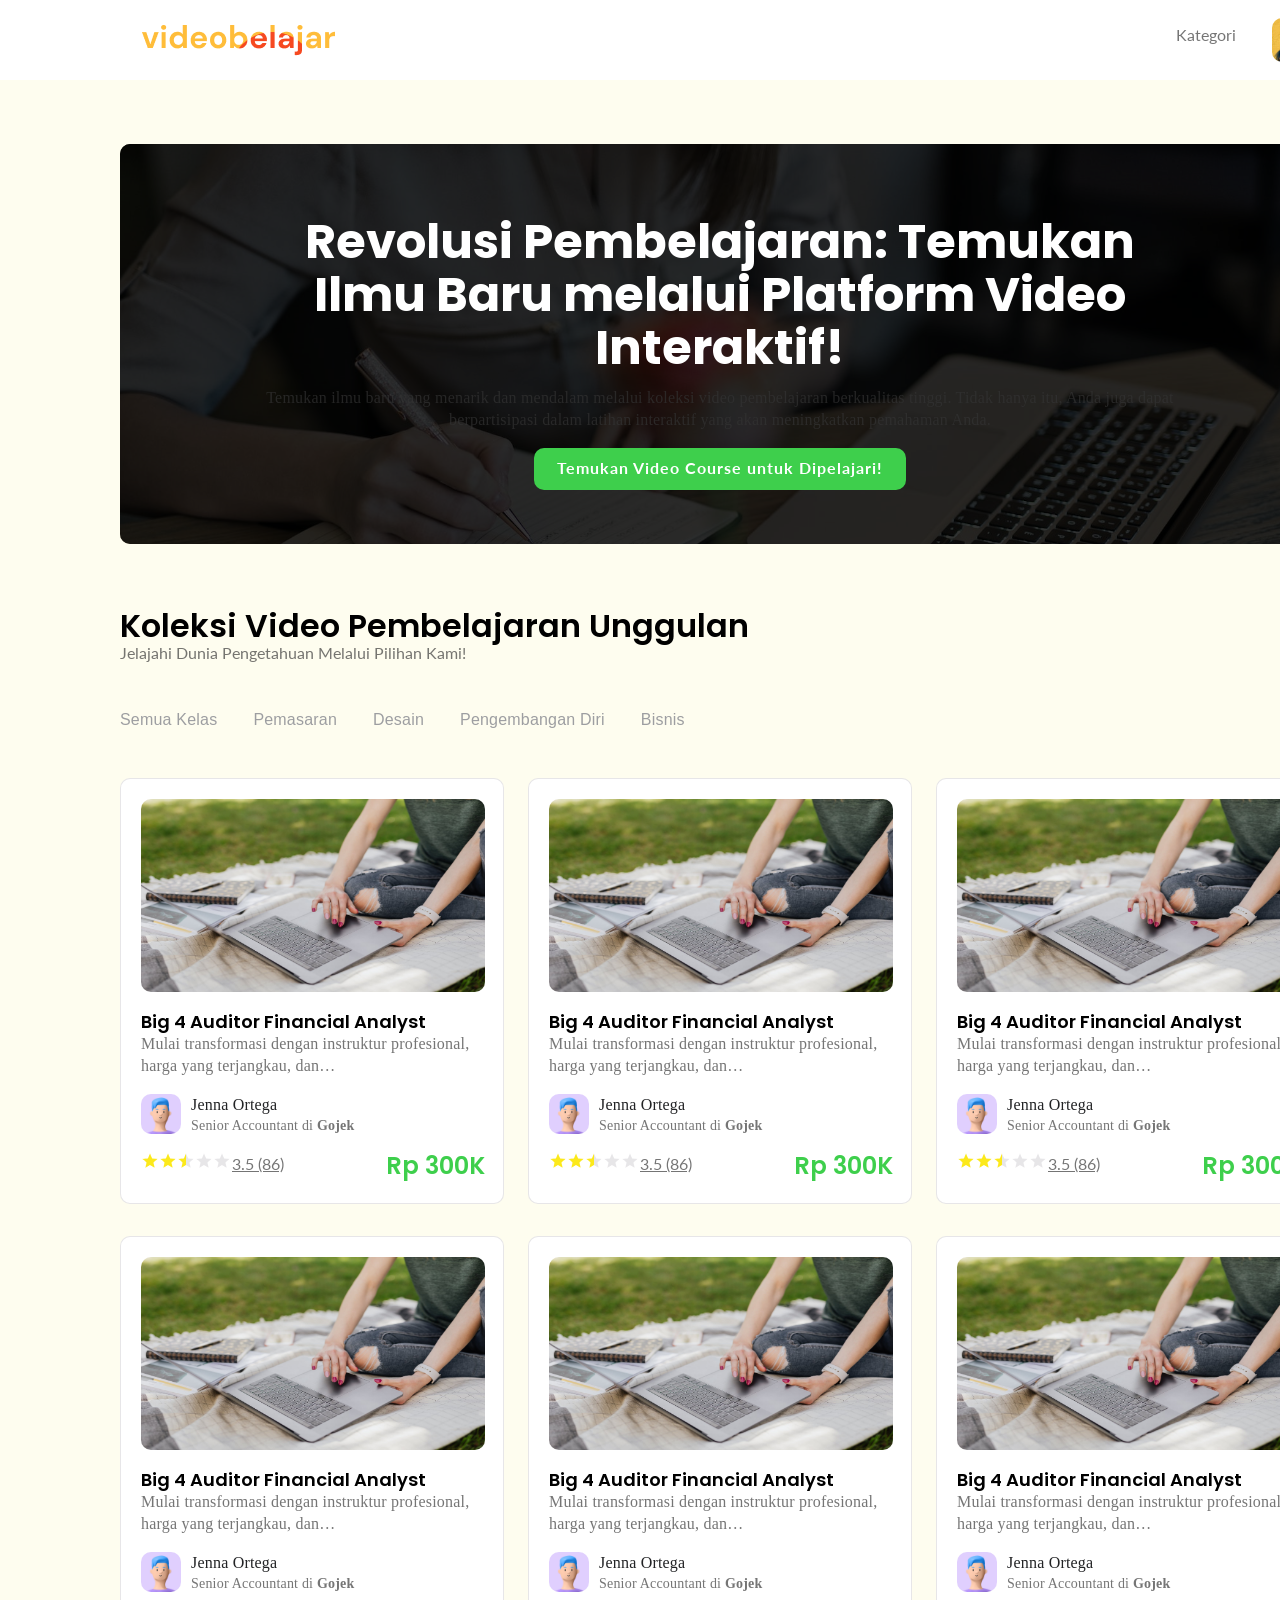
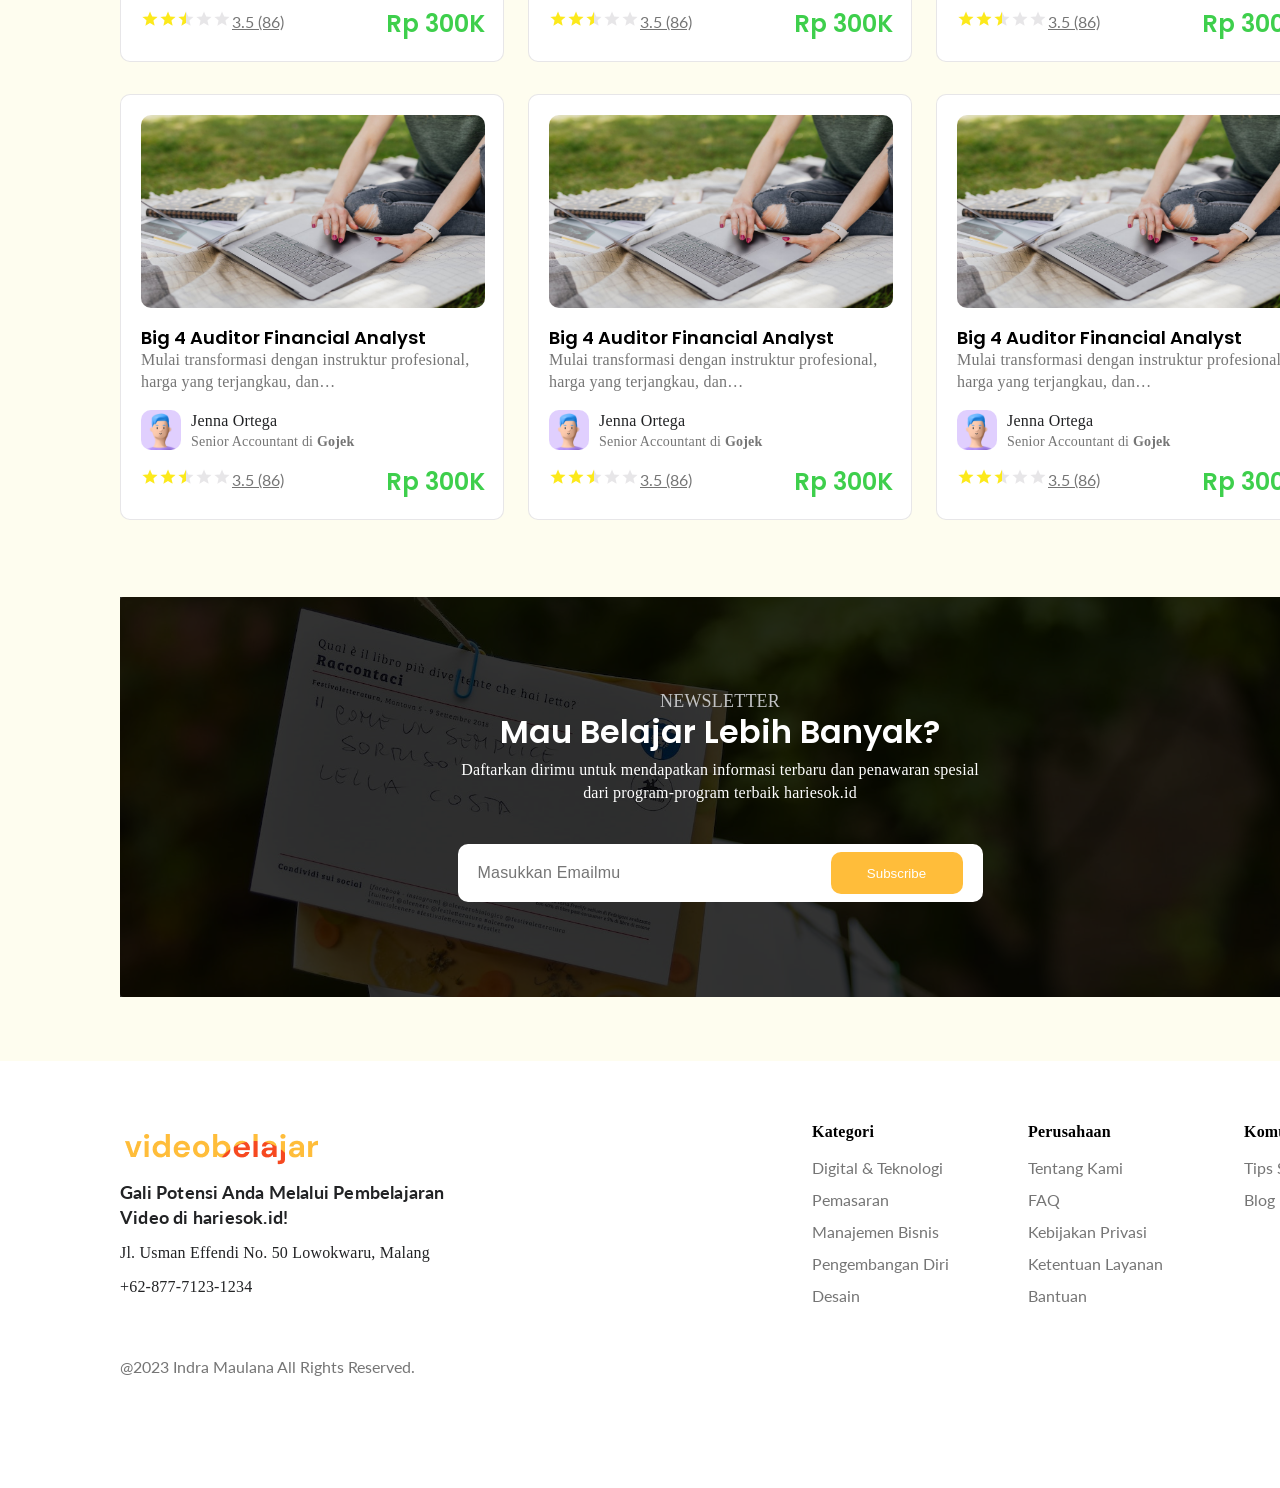
<file: pages/index.html>
<!DOCTYPE html>
    <html lang="id">
    <head>
    <meta charset="UTF-8">
    <meta name="viewport" content="width=device-width, initial-scale=1">
    <title>videobelajar - Beranda</title>
    <link rel="stylesheet" href="../styles/main.css">
    <link rel="stylesheet" href="../styles/index.css">
    </head>
    <body>

    <header class="header">
    <div class="container">
        <img class="logo" src="..//assets/Logo.png" alt="logo">
        <nav class="nav"><a href="#">Kategori</a><img class="avatar" src="../assets/avatar.png" alt="avatar"></nav>
    </div>
    </header>

    <main class="contained">
    <section class="hero">
        <div class="hero-content">
        <h1 class="heading-1">Revolusi Pembelajaran: Temukan Ilmu Baru melalui Platform Video Interaktif!</h1>
        <p class="body-medium-medium">Temukan ilmu baru yang menarik dan mendalam melalui koleksi video pembelajaran berkualitas tinggi. Tidak hanya itu, Anda juga dapat berpartisipasi dalam latihan interaktif yang akan meningkatkan pemahaman Anda.</p>
        <a href="#koleksi"><button class="btn-primary-contained"> Temukan Video Course untuk Dipelajari!</button></a>
        </div>
    </section>

    <section class="collection" id="koleksi">
        <h3 class="heading-3">Koleksi Video Pembelajaran Unggulan</h3>
        <p class="sub">Jelajahi Dunia Pengetahuan Melalui Pilihan Kami!</p>
        <div class="tabs" role="tablist">
        <button class="tab active" role="tab">Semua Kelas</button>
        <button class="tab" role="tab">Pemasaran</button>
        <button class="tab" role="tab">Desain</button>
        <button class="tab" role="tab">Pengembangan Diri</button>
        <button class="tab" role="tab">Bisnis</button>
        </div>

        <div class="grid-1" id="grid">
            <article class="card">               
            <div class="thumb"><img class="img-card" src="../assets/card-1.jpg" alt=""></div>
            <h6 class="heading-6">Big 4 Auditor Financial Analyst</h6>
            <p class="body-medium-medium">Mulai transformasi dengan instruktur profesional, harga yang terjangkau, dan…</p>
            <div class="mentor"><div class="pic" ><img src="../assets/pic-1.png" alt=""></div>
                <div class="despic"><div class="body-medium-medium">Jenna Ortega</div><div class="body-small-regular">Senior Accountant di <b>Gojek</b></div></div></div>
            <div class="meta">
                <div class="rating"><img src="../assets/Rating.png" alt=""><u>3.5 (86)</u></div>
                <span class="heading-4">Rp 300K</span>
                </div>
            </article>

            <article class="card">               
            <div class="thumb"><img class="img-card" src="../assets/card-1.jpg" alt=""></div>
            <h6 class="heading-6">Big 4 Auditor Financial Analyst</h6>
            <p class="body-medium-medium">Mulai transformasi dengan instruktur profesional, harga yang terjangkau, dan…</p>
            <div class="mentor"><div class="pic" ><img src="../assets/pic-1.png" alt=""></div>
                <div class="despic"><div class="body-medium-medium">Jenna Ortega</div><div class="body-small-regular">Senior Accountant di <b>Gojek</b></div></div></div>
            <div class="meta">
                <div class="rating"><img src="../assets/Rating.png" alt=""><u>3.5 (86)</u></div>
                <span class="heading-4">Rp 300K</span>
                </div>
            </article>

            <article class="card">               
            <div class="thumb"><img class="img-card" src="../assets/card-1.jpg" alt=""></div>
            <h6 class="heading-6">Big 4 Auditor Financial Analyst</h6>
            <p class="body-medium-medium">Mulai transformasi dengan instruktur profesional, harga yang terjangkau, dan…</p>
            <div class="mentor"><div class="pic" ><img src="../assets/pic-1.png" alt=""></div>
                <div class="despic"><div class="body-medium-medium">Jenna Ortega</div><div class="body-small-regular">Senior Accountant di <b>Gojek</b></div></div></div>
            <div class="meta">
                <div class="rating"><img src="../assets/Rating.png" alt=""><u>3.5 (86)</u></div>
                <span class="heading-4">Rp 300K</span>
                </div>
            </article>

            
        </div>

        <div class="grid-1" id="grid">
            <article class="card">               
            <div class="thumb"><img class="img-card" src="../assets/card-1.jpg" alt=""></div>
            <h6 class="heading-6">Big 4 Auditor Financial Analyst</h6>
            <p class="body-medium-medium">Mulai transformasi dengan instruktur profesional, harga yang terjangkau, dan…</p>
            <div class="mentor"><div class="pic" ><img src="../assets/pic-1.png" alt=""></div>
                <div class="despic"><div class="body-medium-medium">Jenna Ortega</div><div class="body-small-regular">Senior Accountant di <b>Gojek</b></div></div></div>
            <div class="meta">
                <div class="rating"><img src="../assets/Rating.png" alt=""><u>3.5 (86)</u></div>
                <span class="heading-4">Rp 300K</span>
                </div>
            </article>

            <article class="card">               
            <div class="thumb"><img class="img-card" src="../assets/card-1.jpg" alt=""></div>
            <h6 class="heading-6">Big 4 Auditor Financial Analyst</h6>
            <p class="body-medium-medium">Mulai transformasi dengan instruktur profesional, harga yang terjangkau, dan…</p>
            <div class="mentor"><div class="pic" ><img src="../assets/pic-1.png" alt=""></div>
                <div class="despic"><div class="body-medium-medium">Jenna Ortega</div><div class="body-small-regular">Senior Accountant di <b>Gojek</b></div></div></div>
            <div class="meta">
                <div class="rating"><img src="../assets/Rating.png" alt=""><u>3.5 (86)</u></div>
                <span class="heading-4">Rp 300K</span>
                </div>
            </article>

            <article class="card">               
            <div class="thumb"><img class="img-card" src="../assets/card-1.jpg" alt=""></div>
            <h6 class="heading-6">Big 4 Auditor Financial Analyst</h6>
            <p class="body-medium-medium">Mulai transformasi dengan instruktur profesional, harga yang terjangkau, dan…</p>
            <div class="mentor"><div class="pic" ><img src="../assets/pic-1.png" alt=""></div>
                <div class="despic"><div class="body-medium-medium">Jenna Ortega</div><div class="body-small-regular">Senior Accountant di <b>Gojek</b></div></div></div>
            <div class="meta">
                <div class="rating"><img src="../assets/Rating.png" alt=""><u>3.5 (86)</u></div>
                <span class="heading-4">Rp 300K</span>
                </div>
            </article>

            
        </div>

        <div class="grid-1" id="grid">
            <article class="card">               
            <div class="thumb"><img class="img-card" src="../assets/card-1.jpg" alt=""></div>
            <h6 class="heading-6">Big 4 Auditor Financial Analyst</h6>
            <p class="body-medium-medium">Mulai transformasi dengan instruktur profesional, harga yang terjangkau, dan…</p>
            <div class="mentor"><div class="pic" ><img src="../assets/pic-1.png" alt=""></div>
                <div class="despic"><div class="body-medium-medium">Jenna Ortega</div><div class="body-small-regular">Senior Accountant di <b>Gojek</b></div></div></div>
            <div class="meta">
                <div class="rating"><img src="../assets/Rating.png" alt=""><u>3.5 (86)</u></div>
                <span class="heading-4">Rp 300K</span>
                </div>
            </article>

            <article class="card">               
            <div class="thumb"><img class="img-card" src="../assets/card-1.jpg" alt=""></div>
            <h6 class="heading-6">Big 4 Auditor Financial Analyst</h6>
            <p class="body-medium-medium">Mulai transformasi dengan instruktur profesional, harga yang terjangkau, dan…</p>
            <div class="mentor"><div class="pic" ><img src="../assets/pic-1.png" alt=""></div>
                <div class="despic"><div class="body-medium-medium">Jenna Ortega</div><div class="body-small-regular">Senior Accountant di <b>Gojek</b></div></div></div>
            <div class="meta">
                <div class="rating"><img src="../assets/Rating.png" alt=""><u>3.5 (86)</u></div>
                <span class="heading-4">Rp 300K</span>
                </div>
            </article>

            <article class="card">               
            <div class="thumb"><img class="img-card" src="../assets/card-1.jpg" alt=""></div>
            <h6 class="heading-6">Big 4 Auditor Financial Analyst</h6>
            <p class="body-medium-medium">Mulai transformasi dengan instruktur profesional, harga yang terjangkau, dan…</p>
            <div class="mentor"><div class="pic" ><img src="../assets/pic-1.png" alt=""></div>
                <div class="despic"><div class="body-medium-medium">Jenna Ortega</div><div class="body-small-regular">Senior Accountant di <b>Gojek</b></div></div></div>
            <div class="meta">
                <div class="rating"><img src="../assets/Rating.png" alt=""><u>3.5 (86)</u></div>
                <span class="heading-4">Rp 300K</span>
                </div>
            </article>

            
        </div>


    </section>

    <section class="newsletter">
        <div class="newsletter-content">
        <small class="body-large-medium">NEWSLETTER</small>
        <h3 class="heading-3">Mau Belajar Lebih Banyak?</h3>
        <p class="body-medium-regular">Daftarkan dirimu untuk mendapatkan informasi terbaru dan penawaran spesial dari program-program terbaik hariesok.id</p>
        <form class="form" onsubmit="return false">
        <input class="email" type="email" placeholder="Masukkan Emailmu" aria-label="Email">
        <button class="btn-secondary-contained" type="submit">Subscribe</button>
        </form>
        </div>
    </section>
    </main>

    <footer class="footer">
    <div class="container">
        <div class="footer-top">
            <div class="brand">
                <img class="logo-infooter" src="../assets/logo-footer.png" alt="">
                <p class="body-large-bold">Gali Potensi Anda Melalui Pembelajaran Video di hariesok.id!</p>
                <p class="body-medium-regular">Jl. Usman Effendi No. 50 Lowokwaru, Malang</p>
                <p class="body-medium-regular">+62-877-7123-1234</p>
            </div>
            <div class="cols">
                <div class="col"><h5 class="body-medium-bold">Kategori</h5><a href="#">Digital &amp; Teknologi</a><a href="#">Pemasaran</a><a href="#">Manajemen Bisnis</a><a href="#">Pengembangan Diri</a><a href="#">Desain</a></div>
                <div class="col"><h5 class="body-medium-bold">Perusahaan</h5><a href="#">Tentang Kami</a><a href="#">FAQ</a><a href="#">Kebijakan Privasi</a><a href="#">Ketentuan Layanan</a><a href="#">Bantuan</a></div>
                <div class="col"><h5 class="body-medium-bold">Komunitas</h5><a href="#">Tips Sukses</a><a href="#">Blog</a></div>
            </div>
            </div>
            <div class="footer-bottom">
            <span>@2023 Indra Maulana All Rights Reserved.</span>
            <div class="social">
                <a href="#" aria-label="LinkedIn">in</a><a href="#" aria-label="Facebook">f</a><a href="#" aria-label="Instagram">ig</a><a href="#" aria-label="Twitter">tw</a>
            </div>
        </div>
    </div>
    </footer>
    </body>
    </html>
</file>
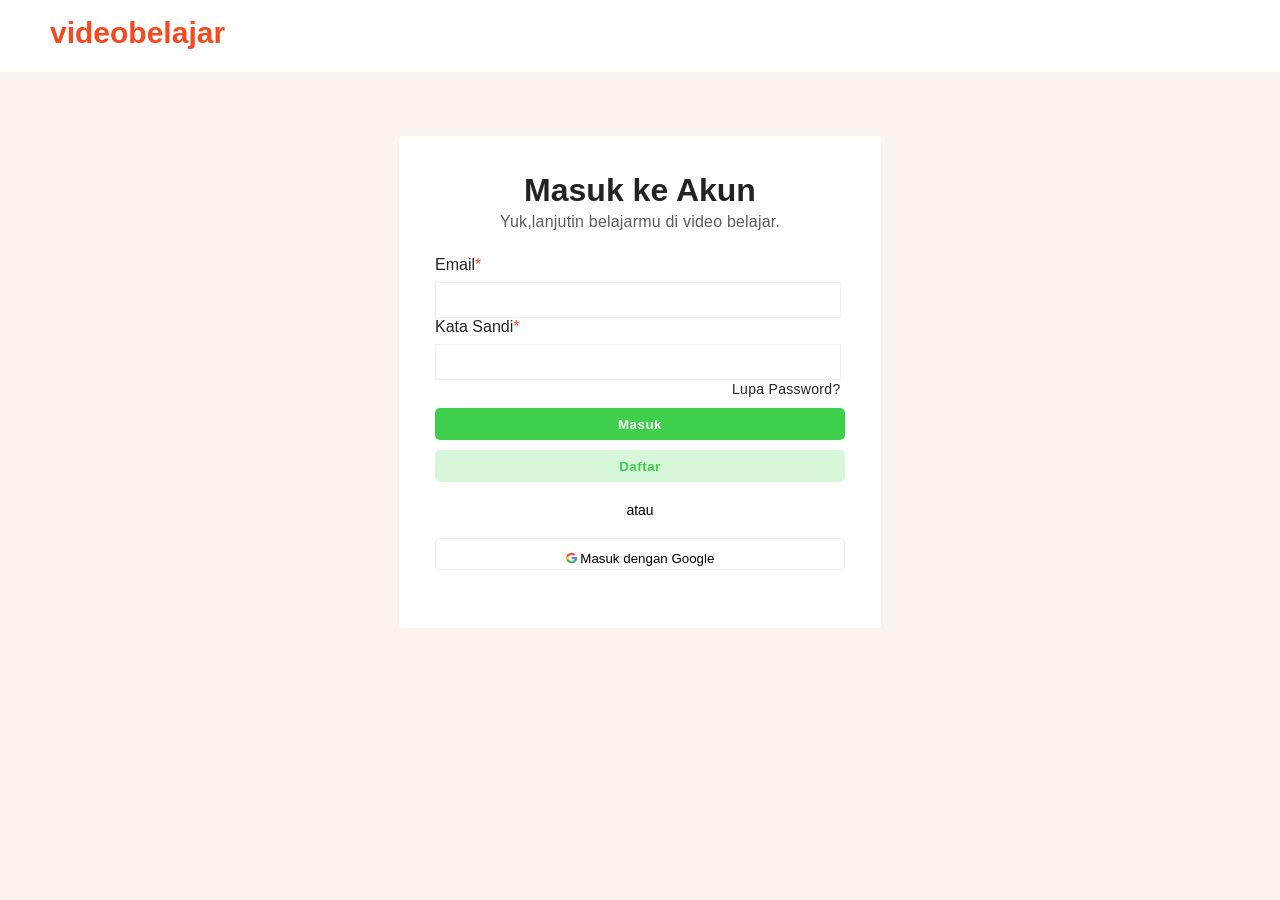
<file: login.html>
<!DOCTYPE html>
<html lang="en">
<head>
    <meta charset="UTF-8">
    <meta name="viewport" content="width=device-width, initial-scale=1.0">
    <link rel="stylesheet" href="login.css">
    <title>Video Belajar</title>
</head>
<body>
    <header>
        <div class="logo">
            <span>videobelajar</span>
        </div>
    </header>

    <main>
        <div class="card">
            <h5>Masuk ke Akun</h5>
            <p class="subtitle">Yuk,lanjutin belajarmu di video belajar.</p>
        

        <form id="loginform">
            <div class="field">
                <label for="email">Email<span class="bintang">*</span></label>
                <input type="email" id="email" name="email" required placeholder="">
            </div>

            <div class="field">
                <label for="password">Kata Sandi<span class="bintang">*</span></label>
                <input type="password"  id="password" nama="password">
            </div>

            <div class="forgot">
                <a href="#lupa_password">Lupa Password?</a>
            </div>

            <button type="submit" class="btn btn-primary">Masuk</button>
            <button type="button" class="btn btn-secondary" id="daftarBtn">Daftar</button>

            <div class="divider">atau</div>

            <button type="button" class="btn-google">
                <span class="wrapper-google">
                <img src="pngwing.com.png" alt="google.com">
                </span>
                <span class="masuk-google">Masuk dengan Google</span>
            </button>      
        </form>
    </div>
    </main>
</body>
</html>
</file>
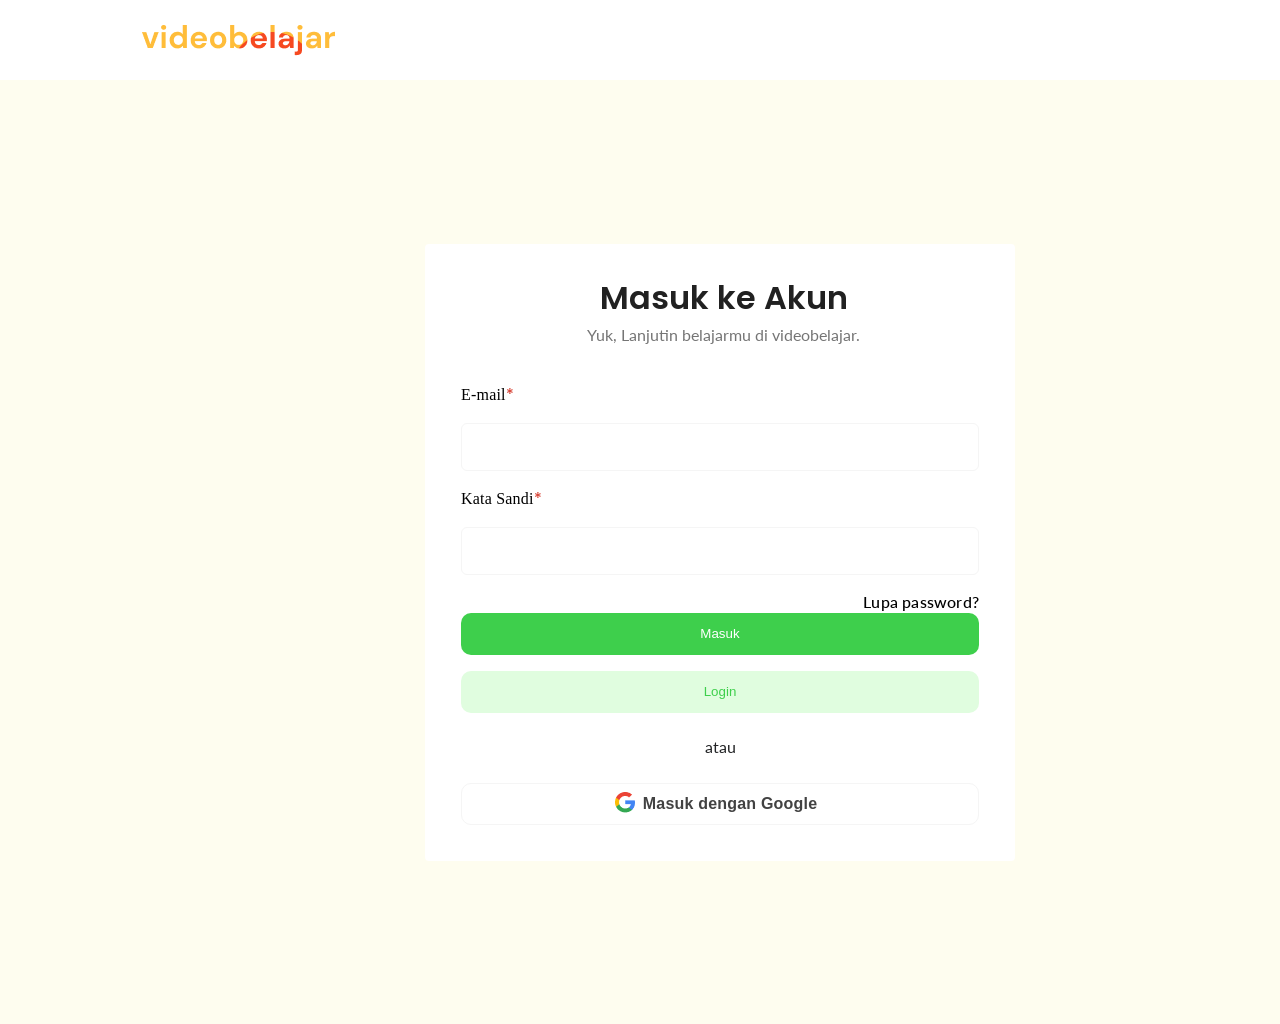
<file: pages/login.html>
<!DOCTYPE html>
<html lang="en">
<head>
    <meta charset="UTF-8">
    <meta name="viewport" content="width=device-width, initial-scale=1.0">
    <link rel="stylesheet" href="../styles/main.css">
    <link rel="stylesheet" href="../styles/login.css">
    <title>VideBelajar</title>
</head>
<body>
    <nav>
        <img src="../assets/Logo.png" alt="logo video belajar">
    </nav>
    <main>
        <div class="login">
            <div class="judullogin">
                <h3 class="heading-3">Masuk ke Akun</h3>
                <p>Yuk, Lanjutin belajarmu di videobelajar.</p>
            </div>
            <div class="formlogin">
                <div class="input">
                <label for="email" class="body-medium-regular">E-mail<span>*</span></label>
                <input type="email" id="email" class="email" placeholder="">

                <label for="password" class="body-medium-regular">Kata Sandi<span>*</span></label>
                <input type="password" id="password" class="password" placeholder="">
                
                <a class="divider">Lupa password?</a>
                </div>
                <div class="btn">
                    <button type="submit" onclick="alert('halo')" class="btn-primary-contained">Masuk</button>
                    <button type="button" formaction="index.html" class="btn-primary-shadow">Login</button>
                </div>

                
                <p class="atau">atau</p>

                <button class="btn-google">
                    <img src="../assets/logos_google-icon.png" alt="logo-google">
                    <p class="text-google">Masuk dengan Google</p>
                </button>
            </div>
        </div>
    </div>
    </main>
</body>
</html>
</file>
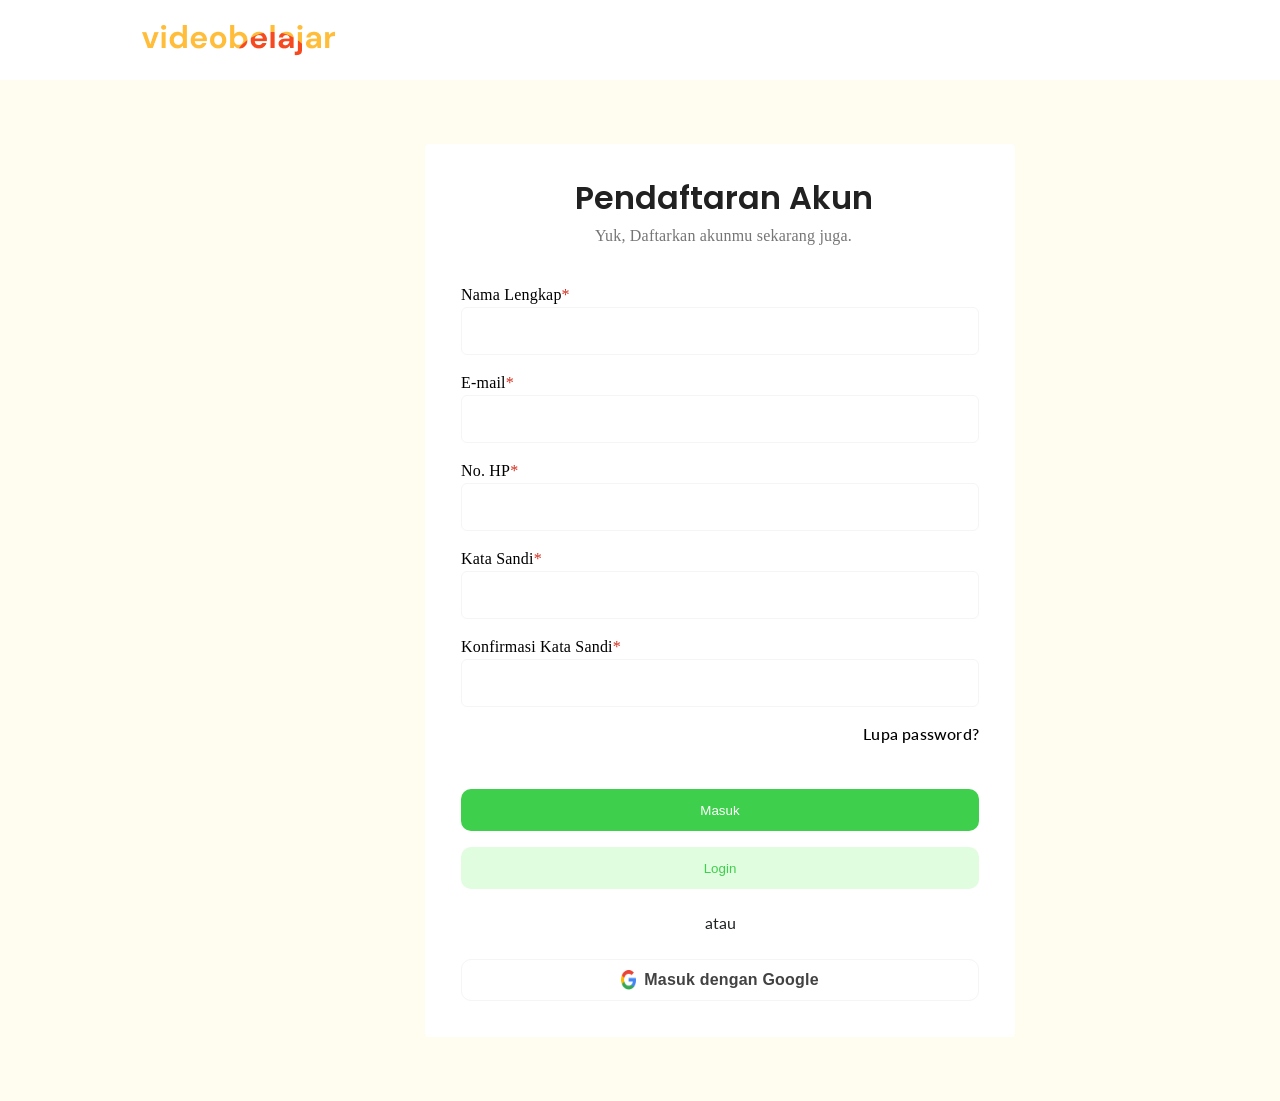
<file: pages/register.html>
<!DOCTYPE html>
<html lang="en">
<head>
    <meta charset="UTF-8">
    <meta name="viewport" content="width=device-width, initial-scale=1.0">
    <link rel="stylesheet" href="../styles/main.css">
    <link rel="stylesheet" href="../styles/register.css">
    <title>VideoBelajar</title>
</head>
<body>
    <nav>
        <img src="../assets/Logo.png" alt="logo video belajar">
    </nav>
    <main>
        <div class="login">
            <div class="judullogin">
                <h3 class="heading-3">Pendaftaran Akun</h3>
                <p class="body-medium-regular">Yuk, Daftarkan akunmu sekarang juga.</p>
            </div>
            <div class="formlogin">
                <div class="input">
                    <label for="name" class="body-medium-regular">Nama Lengkap<span>*</span></label>
                    <input type="text" id="name" class="name" placeholder="">

                    <label for="email" class="body-medium-regular">E-mail<span>*</span></label>
                    <input type="email" id="email" class="email" placeholder="">
                    
                    <label for="gender" id="gender" class="body-medium-regular">Jenis Kelamin<span>*</span></label>
                    <select id="gender" name="gender" class="gender"><option value="Wanita">Wanita</option><option value="Pria">Pria</option></select>
                    
                    <label for="number" class="body-medium-regular">No. HP<span>*</span></label>
                    <input type="number" id="number" class="number" placeholder="">

                    <label for="password" class="body-medium-regular">Kata Sandi<span>*</span></label>
                    <input type="password" id="password" class="password" placeholder="">

                    <label for="confirm-password" class="body-medium-regular">Konfirmasi Kata Sandi<span>*</span></label>
                    <input type="password" id="confirm-password" class="confirm-password" placeholder="">
                    
                    <a class="divider">Lupa password?</a>
                </div>

                <div class="btn">
                    <button class="btn-primary-contained">Masuk</button>
                    <button class="btn-primary-shadow">Login</button>
                </div>

                
                <p class="atau">atau</p>

                <button class="btn-google">
                    <img src="../assets/logos_google-icon.png" alt="logo-google">
                    <p class="text-google">Masuk dengan Google</p>
                </button>
            </div>
        </div>
    </div>
    </main>
</body>
</html>
</file>
<file: styles/main.css>
@import url('https://fonts.googleapis.com/css2?family=Lato:ital,wght@0,100;0,300;0,400;0,700;0,900;1,100;1,300;1,400;1,700;1,900&display=swap');
@import url('https://fonts.googleapis.com/css2?family=Lato:ital,wght@0,100;0,300;0,400;0,700;0,900;1,100;1,300;1,400;1,700;1,900&family=Poppins:ital,wght@0,100;0,200;0,300;0,400;0,500;0,600;0,700;0,800;0,900;1,100;1,200;1,300;1,400;1,500;1,600;1,700;1,800;1,900&display=swap');
@import url('token.css');

.lato-bold {
    font-family: 'Lato';
    font: weight 700px;
    font-weight: 700;
    font-size: 48px;
    line-height: 125%;
    letter-spacing: 0px;
}

.lato-semibold {
    font-family: Lato;
    font: weight 700px;
    font-weight: 700;
    font-size: 48px;
    line-height: 125%;
    letter-spacing: 0px;
}

.lato-medium {
    font-family: Lato;
    font: weight 700px;
    font-weight: 700;
    font-size: 48px;
    line-height: 125%;
    letter-spacing: 0px;
}

.lato-regular {
    font-family: Lato;
    font: weight 700px;
    font-weight: 700;
    font-size: 48px;
    line-height: 125%;
    letter-spacing: 0px;
}

.heading-1 {
    font-family: Poppins;
    font-weight: 700;
    font-style: Bold;
    font-size: 48px;
    line-height: 110.00000000000001%;
    letter-spacing: 0%;
}
.heading-2 {
    font-family: Poppins;
    font-weight: 600;
    font-style: SemiBold;
    font-size: 40px;
    line-height: 110.00000000000001%;
    letter-spacing: 0%;

}
.heading-3 {
    font-family: Poppins;
    font-weight: 600;
    font-style: SemiBold;
    font-size: 32px;
    line-height: 110.00000000000001%;
    letter-spacing: 0%;
}
.heading-4 {
    font-family: Poppins;
    font-weight: 600;
    font-style: SemiBold;
    font-size: 24px;
    line-height: 120%;
    letter-spacing: 0%;
}
.heading-5 {
    font-family: Poppins;
    font-weight: 600;
    font-style: SemiBold;
    font-size: 20px;
    line-height: 120%;
    letter-spacing: 0%;
}
.heading-6 {
    font-family: Poppins;
    font-weight: 600;
    font-style: SemiBold;
    font-size: 18px;
    line-height: 120%;
    letter-spacing: 0%;
}

/* Body Large */
.body-large-bold {
    font-weight: 700;
    font-style: Bold;
    font-size: 18px;
    line-height: 140%;
    letter-spacing: 0.2px;

}

.body-large-semibold {
    font-family: DM Sans;
    font-weight: 500;
    font-style: Medium;
    font-size: 18px;
    line-height: 140%;
    letter-spacing: 0.2px;

}

.body-large-medium {
    font-family: DM Sans;
    font-weight: 500;
    font-style: Medium;
    font-size: 18px;
    line-height: 140%;
    letter-spacing: 0.2px;

}

.body-large-regular {
    font-family: DM Sans;
    font-weight: 400;
    font-style: 'Regular';
    font-size: 18px;
    line-height: 140%;
    letter-spacing: 0.2px;

}

/* Body Medium */
.body-medium-bold {
    font-family: DM Sans;
    font-weight: 700;
    font-style: Bold;
    font-size: 16px;
    line-height: 140%;
    letter-spacing: 0.2px;

}

.body-medium-semibold {
    font-family: Open Sans;
    font-weight: 600;
    font-style: SemiBold;
    font-size: 16px;
    line-height: 140%;
    letter-spacing: 0.2px;

}

.body-medium-medium {
    font-family: DM Sans;
    font-weight: 500;
    font-style: Medium;
    font-size: 16px;
    line-height: 140%;
    letter-spacing: 0.2px;

}

.body-medium-regular {
    font-family: DM Sans;
    font-weight: 400;
    font-style: Regular;
    font-size: 16px;
    line-height: 140%;
    letter-spacing: 0.2px;

}

/* Body Small */
.body-small-bold {
    font-family: DM Sans;
    font-weight: 700;
    font-style: Bold;
    font-size: 14px;
    line-height: 140%;
    letter-spacing: 0.2px;

}

.body-small-semibold {
    font-family: Open Sans;
    font-weight: 600;
    font-style: SemiBold;
    font-size: 14px;
    line-height: 140%;
    letter-spacing: 0.2px;

}

.body-small-medium {
    font-family: DM Sans;
    font-weight: 500;
    font-style: Medium;
    font-size: 14px;
    line-height: 140%;
    letter-spacing: 0.2px;

}

.body-small-regular {
    font-family: DM Sans;
    font-weight: 400;
    font-style: Regular;
    font-size: 14px;
    line-height: 140%;
    letter-spacing: 0.2px;
}

/* Unstyled Button */
.btn-unstyled-large-none {
    width: 107;
    height: 38;
    opacity: 1;
    top: 21px;
    left: 20px;
    padding-top: 8px;
    padding-right: 26px;
    padding-bottom: 8px;
    padding-left: 26px;
}
.btn-unstyled-large-right {
    width: 133;
    height: 40;
    opacity: 1;
    top: 20px;
    left: 136px;
    padding-top: 8px;
    padding-right: 26px;
    padding-bottom: 8px;
    padding-left: 26px;
}
.btn-unstyled-large-both {
    width: 132;
    height: 40;
    opacity: 1;
    top: 30px;
    left: 286.75px;
    padding-top: 8px;
    padding-right: 26px;
    padding-bottom: 8px;
    padding-left: 26px;
}

.btn-unstyled-medium-none {
    width: 99;
    height: 34;
    opacity: 1;
    top: 86px;
    left: 24px;
    padding-top: 7px;
    padding-right: 22px;
    padding-bottom: 7px;
    padding-left: 22px;
}
.btn-unstyled-medium-right {
    width: 123;
    height: 38;
    opacity: 1;
    top: 84px;
    left: 141px;
    padding-top: 7px;
    padding-right: 22px;
    padding-bottom: 7px;
    padding-left: 22px;
}
.btn-unstyled-medium-both {
    width: 122;
    height: 38;
    opacity: 1;
    top: 94px;
    left: 292px;
    padding-top: 7px;
    padding-right: 22px;
    padding-bottom: 7px;
    padding-left: 22px;
}
/* Button Primary */
.btn-primary-contained {
    width: fit;
    height: 42;
    opacity: 1;
    border-radius: 10px;
    border: none;
    top: 20px;
    left: 20px;
    background-color: var(--primary);
}
.btn-primary-shadow {
    width: 106;
    height: 42;
    opacity: 1;
    border-radius: 10px;
    top: 20px;
    left: 152px;
    border: none;
    background-color: var(--success-background);
}
.btn-primary-outlined {
    width: 106;
    height: 42;
    opacity: 1;
    border-radius: 10px;
    border-width: 1px;
    top: 20px;
    left: 284px;
    background-color: var(--primary-background);
    border-color: var(--success-background);
}

/* Button Secondary */
.btn-secondary-contained {
    width: 106;
    height: 42;
    opacity: 1;
    border-radius: 10px;
    top: 84px;
    left: 20px;
    background-color: var(--secondary);
    border-style: none;
}
.btn-secondary-shadow {
    width: 106;
    height: 42;
    opacity: 1;
    border-radius: 10px;
    top: 84px;
    left: 152px;
    background-color: var(--warning-background);
    border-style: none;
}
.btn-secondary-outlined {
    width: 106;
    height: 42;
    opacity: 1;
    border-radius: 10px;
    border-width: 1px;
    top: 84px;
    left: 284px;
    background-color: var(--primary-background);
    border-color: var(--secondary);
}

/* Button Disabled  */
.btn-disabled-contained {
    width: 106;
    height: 42;
    opacity: 1;
    border-radius: 10px;
    top: 148px;
    left: 20px;
    background-color: var(--grayscale-500);
    border-style: none;
}
.btn-disabled-shadow {
    width: 106;
    height: 42;
    opacity: 1;
    border-radius: 10px;
    top: 148px;
    left: 152.5px;
    background-color: var(--grayscale-400);
    border-style: none;

}
.btn-primary-outlined {
    width: 106;
    height: 42;
    opacity: 1;
    border-radius: 10px;
    border-width: 1px;
    top: 148px;
    left: 284px;
    background-color: var(--grayscale-300);
    border-color: var(--grayscale-500);
}
</file>
<file: styles/index.css>
@import url('token.css');
@import url('main.css');
@import url('https://fonts.googleapis.com/css2?family=Lato:ital,wght@0,100;0,300;0,400;0,700;0,900;1,100;1,300;1,400;1,700;1,900&display=swap');
@import url('https://fonts.googleapis.com/css2?family=Lato:ital,wght@0,100;0,300;0,400;0,700;0,900;1,100;1,300;1,400;1,700;1,900&family=Poppins:ital,wght@0,100;0,200;0,300;0,400;0,500;0,600;0,700;0,800;0,900;1,100;1,200;1,300;1,400;1,500;1,600;1,700;1,800;1,900&display=swap');

*,*::before,::after{
    box-sizing: border-box;
    margin: 0;
    padding: 0;
}

body    {
    font-family: 'lato';
}

.header {
    width: 1440px;
    height: 80px;
    padding-top: 12px;
    padding-right: 120px;
    padding-bottom: 12px;
    padding-left: 120px;
    gap: 36px;
    opacity: 1;
    border-bottom-width: 1px;
}

.container {
    display: flex;
    width: 1120px;
    height: 56px;
    justify-content: space-between;
    opacity: 1;
}

.nav {
    display: flex;
    justify-content: center;
    align-items: center;
}

.nav a {
    margin-right: 36px;
    color: var(--text-dark-secondary);
    text-decoration: none;
}
.logo {
    width: 237px;
    height: 56px;
    opacity: 1;
    margin-right: 819px;
}

.avatar {
    width: 44px;
    height: 44px;
    border-radius: 10px;
    opacity: 1;
}

main {
    width: 1440px;
    height: 2581px;
    padding-top: 64px;
    padding-right: 120px;
    padding-bottom: 64px;
    padding-left: 120px;
    gap: 64px;
    opacity: 1;
    background-color: rgba(252, 248, 202, 0.3);
}

.hero {
    background-image: url('../assets/hero-section.jpg');
    position: relative;
    display: flex;
    align-items: center;
    justify-content: center;
    text-align: center;
    background-size: cover;
    width: 1200px;
    height: 400px;
    border-radius: 10px;
    padding-top: 82px;
    padding-right: 140px;
    padding-bottom: 64px;
    padding-left: 140px;
    gap: 24px;
    opacity: 1;
    margin-bottom: 64px;
}

.hero::after {
    border-radius: 10px;
    content: '';
    position: absolute;
    top: 0;
    left: 0;
    width: 100%;
    height: 100%;
    background-color: rgba(0, 0, 0, 0.8); 
    z-index: 1;
}

h1,p,a {
    color: #fff;
    z-index: 2;
    position: relative;
    margin-bottom: 12px;
}

.btn-primary-contained {
    width: 372px;
    height: 42px;
    border-radius: 10px;
    opacity: 1;
    color: var(--text-light-primary);
    font-weight: 700;
    font-style: Bold;
    font-size: 16px;
    line-height: 140%;
    letter-spacing: 1px;
    font-family: 'lato';
}

.collection {
    width: 1200px;
    height: 1525px;
    gap: 32px;
    opacity: 1;
    margin-bottom: 64px;
}

.heading3 .sub {
    width: 623px;
    height: 67px;
    gap: 10px;
    opacity: 1;
}

.sub {
    color: var(--text-dark-secondary);
    margin-bottom: 32px;
}

.tabs {
    display: flex;
    width: 612px;
    height: 52px;
    opacity: 1;
    margin-bottom: 32px;
}

.tab {
    border: none;
    background-color: rgba(252, 248, 202, 0);
    padding-right: 36px;
    color: var(--text-light-disabled);
    letter-spacing: 0.2px;
    font-size: 16px;
    font-weight: 500;
}

.grid-1 {
    width: 1200px;
    height: 426px;
    gap: 24px;
    opacity: 1;
    display: flex;
    margin-bottom: 32px;
}

.card {
    width: 384px;
    height: 426px;
    border-radius: 10px;
    gap: 16px;
    opacity: 1;
    padding: 20px;
    background-color: #fff;
    border: 1px solid var(--border);
    padding: 20px;
}

.img-card {
    width: 344px;
    height: 193px;
    border-radius: 10px;
    opacity: 1;
    margin-bottom: 16px;
}

.body-medium-medium {
    color: var(--text-dark-secondary);
    margin-bottom: 16px;
}

.mentor {
    display: flex;
    width: 344px;
    height: 42px;
    gap: 10px;
    opacity: 1;
    margin-bottom: 16px;
}

.pic img{
    width: 40px;
    height: 40px;
    border-radius: 10px;
    opacity: 1;
}

.despic .body-medium-medium {
    color: var(--text-dark-primary);
    margin:0;
}

.body-small-regular {
    color: var(--text-dark-secondary);
}

.meta {
    width: 344px;
    height: 29px;
    justify-content: space-between;
    display: flex;
    opacity: 1;
}

.rating img{
    width: 90px;
    height: 18px;
    opacity: 1;
    margin-right: 1px;
    color: var(--text-dark-secondary);
}

.rating u {
    color: var(--text-dark-secondary);
}

.heading-4 {
    color: var(--primary);
}

.newsletter {
    background-image: url('../assets/cta.jpg');
    background-size: cover;
    position: relative;
    justify-content: center;
    align-items: center;
    text-align: center;
    padding: 92px 337.5px;
    width: 1200px;
    height: 400px;
    border-radius: 4px;
    opacity: 1;
    margin-bottom: 64px;
}

.newsletter::before {
    content: '';
    position: absolute;
    top: 0;
    left: 0;
    width: 100%;
    height: 100%;
    background-color: rgba(0, 0, 0, 0.8);
    z-index: 1;
}

.newsletter-content {
    width: 525px;
    height: 216px;
    gap: 40px;
    opacity: 1;
    z-index: 2;
    position: relative;
}

.newsletter-content .body-large-medium{
    color: var(--text-light-secondary);
    margin-bottom: 4px;
}

.newsletter-content .heading-3 {
    color: var(--text-light-primary);
    margin-bottom: 10px;
}

.newsletter .body-medium-regular {
    color: var(--text-light-primary);
    margin-bottom: 40px;
}

.form {
    width: 525px;
    height: 58px;
    border-radius: 10px;
    gap: 20px;
    opacity: 1;
    background-color: #fff;
    display: flex;
    justify-content: center;
    align-items: center;
    text-align: center;
}

.email {
    font-weight: 400;
    font-size: 16px;
    line-height: 140%;
    letter-spacing: 0.2px;
    vertical-align: middle;
    width: 333px;
    height: 22px;
    opacity: 1;
    color: var(--text-dark-secondary);
    border: none;
}

.btn-secondary-contained {
    width: 132px;
    height: 42px;
    border-radius: 10px;
    opacity: 1;
    color: var(--text-light-primary);
}

.footer {
    display: grid;
    width: 1440px;
    height: 427px;
    padding-top: 60px;
    padding-right: 120px;
    padding-bottom: 60px;
    padding-left: 120px;
    gap: 20px;
    opacity: 1;
    border-top-width: 1px;
}

.footer .container {
    width: 1200px;
    height: 307px;
    display: grid;
}

.footer-top {
    display: flex;
    width: 1200px;
    height: 199px;
    opacity: 1;
}

.brand{
    margin-right: 340px;

}

.logo-infooter {
    width: 204px;
    height: 56px;
    opacity: 1;
}

.body-large-bold {
    color: var(--text-dark-primary);
    width: 352px;
    height: 50px;
    opacity: 1;
}

.footer .body-medium-regular {
    color: var(--text-dark-primary) ;
}

.cols {
    display: flex;
    width: 600px;
    height: 199px;
    gap: 48px;
    opacity: 1;
}

.col {
    width: 180px;
    height: 199px;
    gap: 15px;
    opacity: 1;
    padding-left: 0;
}

.col .body-medium-bold{
    margin-bottom: 15px;
}


.col a{
    display: grid;
    color: var(--text-dark-secondary);
    text-decoration: none;
    margin-bottom: 13px;
}

.footer-bottom {
    width: 1200px;
    height: 35px;
    justify-content: space-between;
    opacity: 1;
    color: var(--text-dark-secondary);
}
</file>
<file: login.css>
:root{
    --Primary:#3ECF4C;
    --secondary:#f3a908;
    --Tertiary:#F64920;
    --Text-Primary:#222325;
    --Text-Secondary:#333333AD;
    --Text-Tertiary:#3A354161;
}

html,body{
    margin:0;
    padding: 0;
}

body{
    font-family: Arial, Helvetica, sans-serif;
    background: #f8e9de86;
}


header{
    background: #ffffff;
    width: 100%;
    height: 72px;
    max-width: 1440px;
}

.logo{
    padding: 16px 0px 16px 50px;
    font-size: 30px;
    font-weight: bold;
    color: var(--Tertiary);
}

main{
    display: flex;
    justify-content: center;
    align-items: center;
    padding: 64px 120px;
}

.card{
    background: #ffffff;
    width: 410px;
    height: 420px;
    justify-items: center;
    align-items: center;
    border: 1px;
    border-radius: 4px;
    padding: 36px;
    gap: 36px;
}

h5{
    text-align: center;
    font-weight: 550;
    font-size: 32px;
    line-height: 50%;
    letter-spacing: 0%;
    color: #222325;
    margin-top: 10px;
    margin-bottom: 20px;
}

p{
    color: #404040d9;
    font-weight:400;
    font-style: normal;
    size: 12px;
    line-height: 50%;
    letter-spacing: 0.2px;
    text-align: center;
    margin-bottom: 30px;
}

label{
    color: #222325;
    display: block;
    margin-bottom: 8px;
    font-size: 16px;
}

label span{
    color: #F64920;
}

input{
    border:1px solid rgba(223, 223, 223, 0.433);
    width: 400px;
    height: 32px;
}



a{
    color: #222325;
    font-size: 14px;
    font-weight: 550;
    margin-left: 297px;
}

.btn{
    display: block;
    width: 410px;
    height: 32px;
    border: 0;
    border-radius: 5px;
}

.forgot a{
    font-weight: 500;
    letter-spacing: 0.3px;
    padding-top: 10px;
    text-decoration: none;
}

.btn-primary{
    margin: 10px 0px;
    background-color: var(--Primary);
    color: #ffffff;
    font-weight: bold;
    letter-spacing: 0.5px;
}

.btn-secondary{
    margin:10px 0px;
    background-color: #c8f4ccbd;
    color: var(--Primary);
    font-weight: bold;
    letter-spacing: 0.5px;
}

.divider{
    text-align: center;
    font-size: 14px;
    margin: 20px 0px;
}



.btn-google{
    width: 410px;
    height: 32px;
    text-align: center;
    justify-content: center;
    align-items: center;
    background-color: white;
    border:1px solid rgba(223, 223, 223, 0.433);
    border-radius: 5px;
}


img{
    width: 11px;
    height: 10px;
    margin-top: 10px;
}

.masuk-google{ 
    justify-content: center;
    align-items: center;
    text-align: center;
}
</file>
<file: styles/login.css>
@import url('token.css');
@import url('main.css');
@import url('https://fonts.googleapis.com/css2?family=Lato:ital,wght@0,100;0,300;0,400;0,700;0,900;1,100;1,300;1,400;1,700;1,900&display=swap');
@import url('https://fonts.googleapis.com/css2?family=Lato:ital,wght@0,100;0,300;0,400;0,700;0,900;1,100;1,300;1,400;1,700;1,900&family=Poppins:ital,wght@0,100;0,200;0,300;0,400;0,500;0,600;0,700;0,800;0,900;1,100;1,200;1,300;1,400;1,500;1,600;1,700;1,800;1,900&display=swap');

*, *::before, *::after {
    box-sizing: border-box;
    margin: 0;
    padding: 0;
}


body{
    margin: 0;
    max-width: 1440px;
    max-height: 1048px;
}

nav{
    background-color: rgb(255, 255, 255);
    width: 1440px;
    height: 80px;
    justify-content: space-between;
    padding-top: 12px;
    padding-right: 120px;
    padding-bottom: 12px;
    padding-left: 120px;
    opacity: 1;
    border-bottom-width: 1px;
}

main{
    display: flex;
    width: 1440px;
    height: 944px;
    padding-top: 64px;
    padding-right: 120px;
    padding-bottom: 64px;
    padding-left: 120px;
    gap: 36px;
    opacity: 1;
    background-color: rgba(252, 248, 202, 0.3);
    font-family:'lato';
    margin: 0;
    justify-content: center;
    align-items: center;
}

.login{
    width: 590px;
    height: 617px;
    border-radius: 4px;
    gap: 36px;
    opacity: 1;
    border-width: 1px;
    padding: 36px;
    background-color: var(--primary-backgorund);
    padding: 36px;
}

.judullogin{
    margin: 0;
    width: 525px;
    height: 67px;
    gap: 10px;
    opacity: 1;
    text-align: center;
}

p{
    color: var(--grayscale-600);
}
.heading-3{
    color: var(--grayscale-900);
    padding-bottom: 10px;
}

.formlogin{
    display:grid;
    width: 518px;
    height: 442px;
    gap: 24px;
    opacity: 1;
    justify-content: center;
    padding: 36px;
}

.input {
    display: grid;
    width: 518px;
    height: 206px;
    gap: 16px;  
    opacity: 1;
}

span{
    font-family: Poppins;
    font-weight: 400;
    font-style: Regular;
    font-size: 16px;
    line-height: 24px;
    letter-spacing: 0.15px;
    color: rgba(211, 46, 31, 1);
}

input{
    width: 518px;
    height: 48px;
    padding-top: 4px;
    padding-right: 10px;
    padding-bottom: 4px;
    padding-left: 10px;
    border: 1px solid var(--grayscale-100);
    width: 518;
    border-radius: 6px;
    opacity: 1;
    border-width: 1px;
}

.divider{
    font-weight: 500;
    font-style: Medium;
    font-size: 16px;
    line-height: 140%;
    letter-spacing: 0.2px;
    text-align: end;
}

.btn{
    display: grid;
    width: 518px;
    height: 100px;
    gap: 16px;
    opacity: 1;
}

.btn-primary-contained {
    width: 518px;
    height: 42px;
    border-radius: 10px;
    opacity: 1;
    color: var(--text-light-primary);
}

.btn-primary-shadow {
    width: 518px;
    height: 42px;
    border-radius: 10px;
    opacity: 1;
    color: var(--primary);
}

.atau{
    color: var(--text-dark-primary);
    width: 50px;
    height: 22px;
    padding-right: 8px;
    padding-left: 8px;
    gap: 10px;
    opacity: 1;
    margin: auto;
    text-align: center;
}

.btn-google{
    width: 518px;
    height: 42px;
    border-radius: 10px;
    opacity: 1;
    border-width: 1px;
    font-weight: 700;
    background-color: var(--text-light-primary);
    border:1px solid var(--grayscale-100);
    padding: 8px 26px;
    margin: auto;
    justify-content: center;
    display: flex;
}

.btn-google img{
    margin: 0px;
    width: 15;
    height: 20;
    opacity: 1;
}

.btn-google .text-google{
    margin: 0;
    text-align: center;
    justify-content: center;
    align-items: center;
    font-weight: 700;
    font-style: Bold;
    font-size: 16px;
    line-height: 140%;
    letter-spacing: 0.2px;
    padding: 1px 8px;
    color: var(--grayscale-800);
}

@media screen and (max-width: 360px ) {
    nav{
        width: 360px;
        height: 74px;
        justify-content: space-between;
        opacity: 1;
        border-top-width: 1px;
        border-bottom-width: 1px;
        padding-top: 16px;
        padding-right: 24px;
        padding-bottom: 16px;
        padding-left: 24px;
    }

    nav img{
        width: 152px;
        height: 42px;
        opacity: 1;

    }

    main{
        width: 360px;
        height: 620px;
        gap: 24px;
        opacity: 1;
        padding-top: 28px;
        padding-right: 20px;
        padding-bottom: 78px;
        padding-left: 20px;
    }

    .login{
        width: 320px;
        height: 514px;
        border-radius: 4px;
        border-width: 1px;
        gap: 20px;
        opacity: 1;
        padding: 20px;
    }

    .judullogin{
        width: 280px;
        height: 56px;
        gap: 10px;
        opacity: 1;
    }

    .formlogin{
        width: 280px;
        height: 398px;
        gap: 20px;
        opacity: 1;
    }

    .heading-3{
        font-weight: 600;
        font-size: 24px;
        line-height: 110.00000000000001%;
        letter-spacing: 0%;
        text-align: center;
    }

    p{
        font-weight: 400;
        font-size: 14px;
        line-height: 140%;
        letter-spacing: 0.2px;
        text-align: center;
    }

    .input{
        width: 280px;
        height: 196px;
        gap: 12px;
        opacity: 1;
        margin: auto;
        justify-content: center;
    }

    .body-medium-regular{
        font-weight: 400;
        font-size: 14px;
        line-height: 140%;
        letter-spacing: 0.2px;
    }

    input{
        width: 280px;
        height: 48px;
        border-radius: 6px;
        border-width: 1px;
        opacity: 1;
    }

    .divider{
        font-weight: 500;
        font-style: Medium;
        font-size: 14px;
        line-height: 140%;
        letter-spacing: 0.2px;
        text-align: end;
    }

    .btn{
        width: 280px;
        height: 84px;
        gap: 16px;
        opacity: 1;
        margin: auto;
        justify-content: center;
    }

    .btn-primary-contained{
        width: 280px;
        height: 34px;
        border-radius: 10px;
        opacity: 1;
    }

    .btn-primary-shadow{
        width: 280px;
        height: 34px;
        border-radius: 10px;
        opacity: 1;
    }

    .btn-google{
        width: 280px;
        height: 34px;
        border-radius: 10px;
        border-width: 1px;
        opacity: 1;
    }

    .btn-google img{
        width: 15px;
        height: 20px;
        opacity: 1;
    }

    .btn-google .text-google{
        width: 170px;
        height: 20px;
        opacity: 1;
        font-size: 14px;
    }
}
</file>
<file: styles/register.css>
@import url('token.css');
@import url('main.css');
@import url('https://fonts.googleapis.com/css2?family=Lato:ital,wght@0,100;0,300;0,400;0,700;0,900;1,100;1,300;1,400;1,700;1,900&display=swap');
@import url('https://fonts.googleapis.com/css2?family=Lato:ital,wght@0,100;0,300;0,400;0,700;0,900;1,100;1,300;1,400;1,700;1,900&family=Poppins:ital,wght@0,100;0,200;0,300;0,400;0,500;0,600;0,700;0,800;0,900;1,100;1,200;1,300;1,400;1,500;1,600;1,700;1,800;1,900&display=swap');

*, *::before, *::after {
    box-sizing: border-box;
    margin: 0;
    padding: 0;
}


body{
    margin: 0;
    max-width: 1440px;
    max-height: 1101px;
}

nav{
    background-color: rgb(255, 255, 255);
    width: 1440px;
    height: 80px;
    justify-content: space-between;
    padding-top: 12px;
    padding-right: 120px;
    padding-bottom: 12px;
    padding-left: 120px;
    opacity: 1;
    border-bottom-width: 1px;
}

main{
    display: flex;
    width: 1440px;
    height: 1021px;
    padding-top: 64px;
    padding-right: 120px;
    padding-bottom: 64px;
    padding-left: 120px;
    gap: 36px;
    opacity: 1;
    background-color: rgba(252, 248, 202, 0.3);
    font-family:'lato';
    margin: 0;
    justify-content: center;
    align-items: center;
}

.login{
    padding: 36px;
    width: 590px;
    height: 893px;
    border-radius: 4px;
    gap: 36px;
    opacity: 1;
    border-width: 1px;
    background-color: var(--primary-backgorund);
}

.judullogin{
    width: 525px;
    height: 67px;
    gap: 10px;
    opacity: 1;
    text-align: center;
}

p{
    color: var(--grayscale-600);
}
.heading-3{
    color: var(--grayscale-900);
    padding-bottom: 10px;
}

.formlogin{
    width: 518px;
    height: 718px;
    gap: 24px;
    opacity: 1;
    justify-content: center;
    margin: 36px 0px;
}

.input {
    width: 518px;
    height: 482px;
    gap: 16px;  
    opacity: 1;
    margin-top: 36px;
    margin-bottom: 24px;
}

span{
    width: 8px;
    height: 24px;
    font-weight: 400;
    font-size: 16px;
    line-height: 24px;
    letter-spacing: 0.15px;
    color: rgba(211, 46, 31, 1);
}

input{
    width: 518px;
    height: 48px;
    border: 1px solid var(--grayscale-100);
    border-radius: 6px;
    opacity: 1;
    margin-bottom: 16px;
}

.divider{
    font-weight: 500;
    display:grid;
    font-style: Medium;
    font-size: 16px;
    line-height: 140%;
    letter-spacing: 0.2px;
    text-align: end;
}

.btn{
    width: 518px;
    height: 100px;
    gap: 16px;
    opacity: 1;
    margin-bottom: 24px;
}

.btn-primary-contained {
    width: 518px;
    height: 42px;
    border-radius: 10px;
    opacity: 1;
    color: var(--text-light-primary);
    margin-bottom: 16px;
}

.btn-primary-shadow {
    width: 518px;
    height: 42px;
    border-radius: 10px;
    opacity: 1;
    color: var(--primary);
}

.atau{
    color: var(--text-dark-primary);
    width: 50px;
    height: 22px;
    padding-right: 8px;
    padding-left: 8px;
    gap: 10px;
    opacity: 1;
    margin: auto;
    text-align: center;
    margin-bottom: 24px;
}

.btn-google{
    display: flex;
    justify-content: center;
    align-items: center;
    width: 518px;
    height: 42px;
    border-radius: 10px;
    opacity: 1;
    border-width: 1px;
    font-weight: 700;
    background-color: var(--text-light-primary);
    border:1px solid var(--grayscale-100);
    margin: auto;
}

.btn-google img{
    margin: 0;
    width: 15px;
    height: 20px;
    opacity: 1;
}

.btn-google .text-google{
    margin: 0;
    font-weight: 700;
    font-style: Bold;
    font-size: 16px;
    line-height: 140%;
    letter-spacing: 0.2px;
    color: var(--grayscale-800);
    margin-left: 8px;
}

@media  screen and (min-width: 917px) {
    .gender{
        display: none;
    }
    #gender{
        display: none;
    }
}
@media screen and (max-width: 360px ) {
    nav{
        width: 360px;
        height: 74px;
        justify-content: space-between;
        opacity: 1;
        border-top-width: 1px;
        border-bottom-width: 1px;
        padding-top: 16px;
        padding-right: 24px;
        padding-bottom: 16px;
        padding-left: 24px;
    }

    nav img{
        width: 152px;
        height: 42px;
        opacity: 1;

    }

    main{
        width: 360px;
        height: 922px;
        gap: 24px;
        opacity: 1;
        padding-top: 28px;
        padding-right: 20px;
        padding-bottom: 28px;
        padding-left: 20px;
    }

    .login{
        width: 320px;
        height: 866px;
        border-radius: 4px;
        border-width: 1px;
        gap: 20px;
        opacity: 1;
        padding: 28px 20px;
    }

    .judullogin{
        width: 280px;
        height: 56px;
        gap: 10px;
        opacity: 1;
    }

    .formlogin{
        width: 280px;
        height: 866px;
        gap: 12px;
        opacity: 1;
    }

    .heading-3{
        font-weight: 600;
        font-size: 24px;
        line-height: 110.00000000000001%;
        letter-spacing: 0%;
        text-align: center;
    }

    p{
        font-weight: 400;
        font-size: 14px;
        line-height: 140%;
        letter-spacing: 0.2px;
        text-align: center;
    }

    .input{
        width: 280px;
        height: 548px;
        gap: 12px;
        opacity: 1;
        margin: auto;
        justify-content: center;
        margin-bottom: 24px;
    }

    .body-medium-regular{
        font-weight: 100;
        font-size: 14px;
        line-height: 140%;
        letter-spacing: 0.2px;
    }

    input{
        width: 280px;
        height: 48px;
        border-radius: 6px;
        border-width: 1px;
        opacity: 1;
        margin-bottom: 12px;
    }

    .gender{
        display: flex;
        width: 280px;
        height: 48px;
        border-radius: 6px;
        border: 1px solid var(--grayscale-100);
        opacity: 1;
        font-size: 14px;
        font-family: 'lato';
        margin-bottom: 12px;
    }

    .divider{
        font-weight: 500;
        font-style: Medium;
        font-size: 14px;
        line-height: 140%;
        letter-spacing: 0.2px;
        text-align: end;
    }

    .btn{
        width: 280px;
        height: 84px;
        gap: 16px;
        opacity: 1;
        margin: auto;
        justify-content: center;
        margin-bottom: 20px;
    }

    .btn-primary-contained{
        width: 280px;
        height: 34px;
        border-radius: 10px;
        opacity: 1;
    }

    .btn-primary-shadow{
        width: 280px;
        height: 34px;
        border-radius: 10px;
        opacity: 1;
    }

    .btn-google{
        width: 280px;
        height: 34px;
        border-radius: 10px;
        border-width: 1px;
        opacity: 1;
        margin-bottom: 24px;
    }

    .btn-google img{
        width: 15px;
        height: 20px;
        opacity: 1;
    }

    .btn-google .text-google{
        width: 170px;
        height: 20px;
        opacity: 1;
        font-size: 14px;
    }
}
</file>
